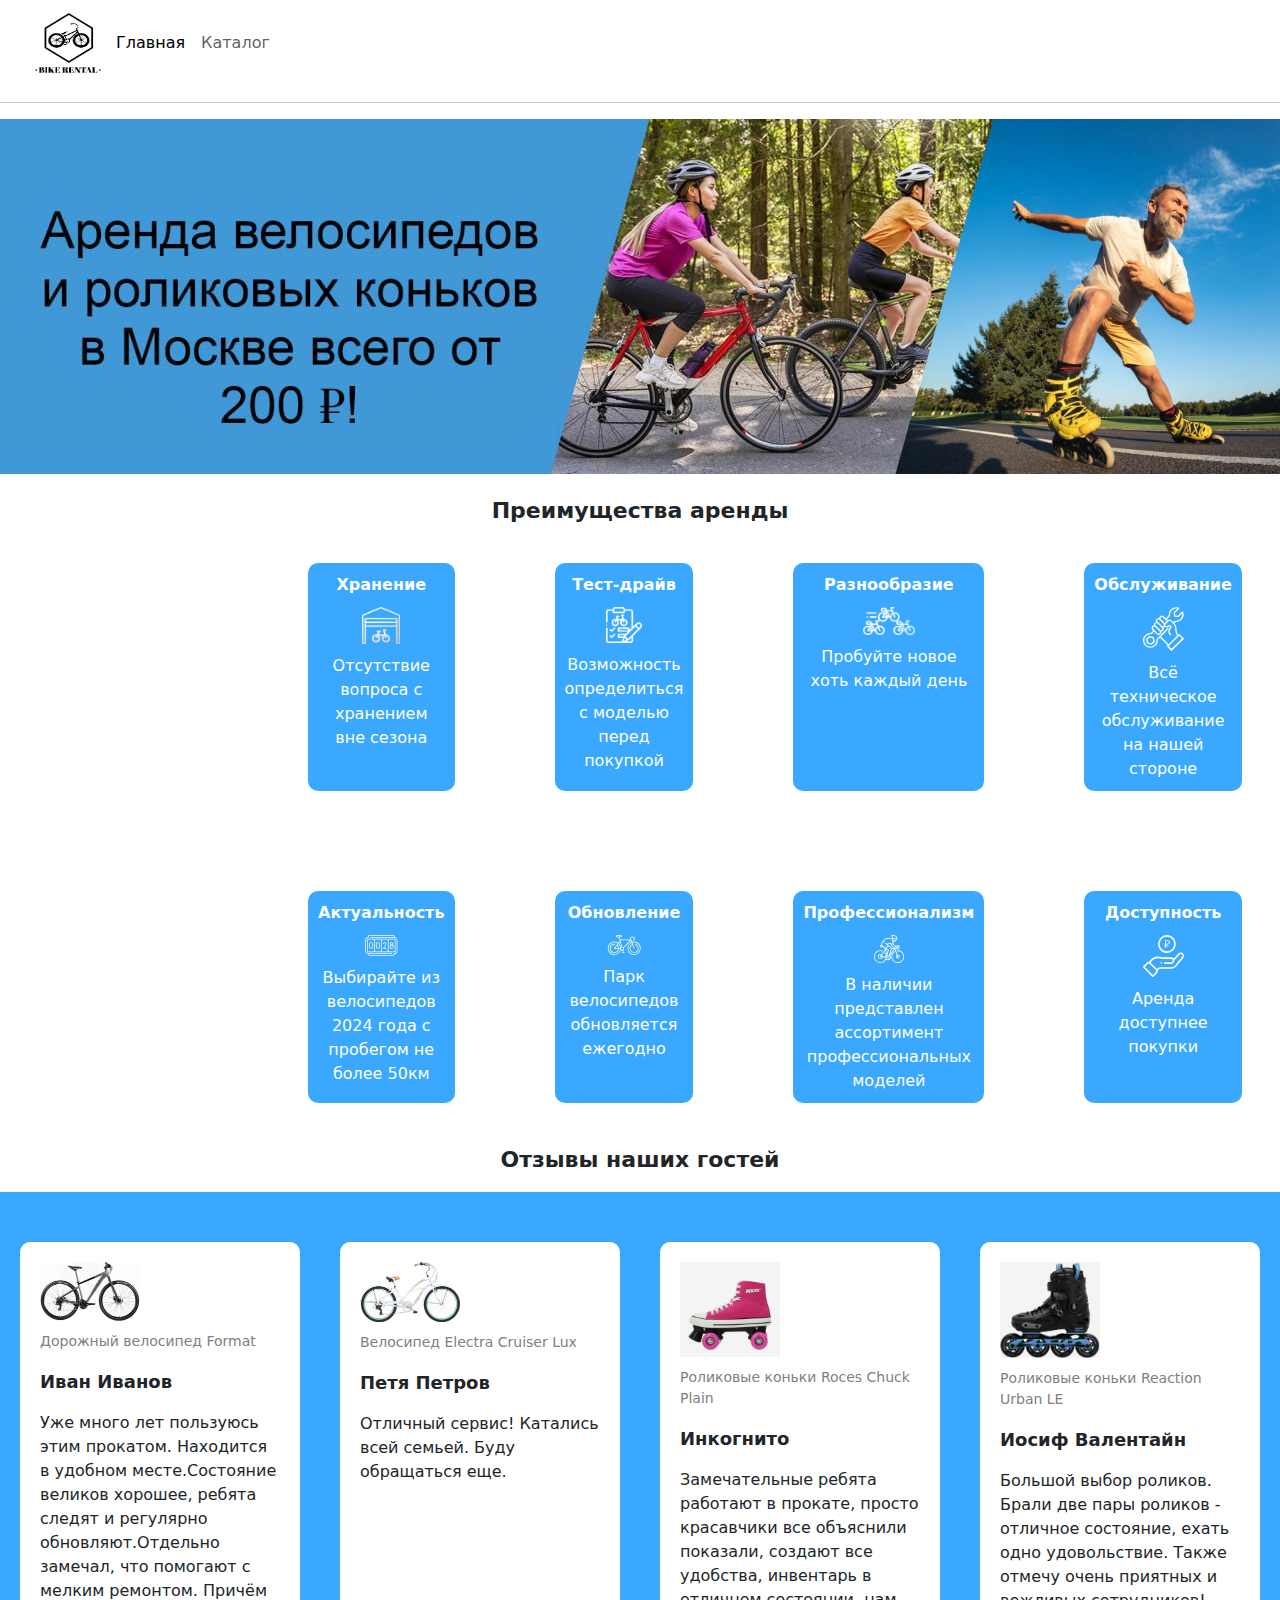
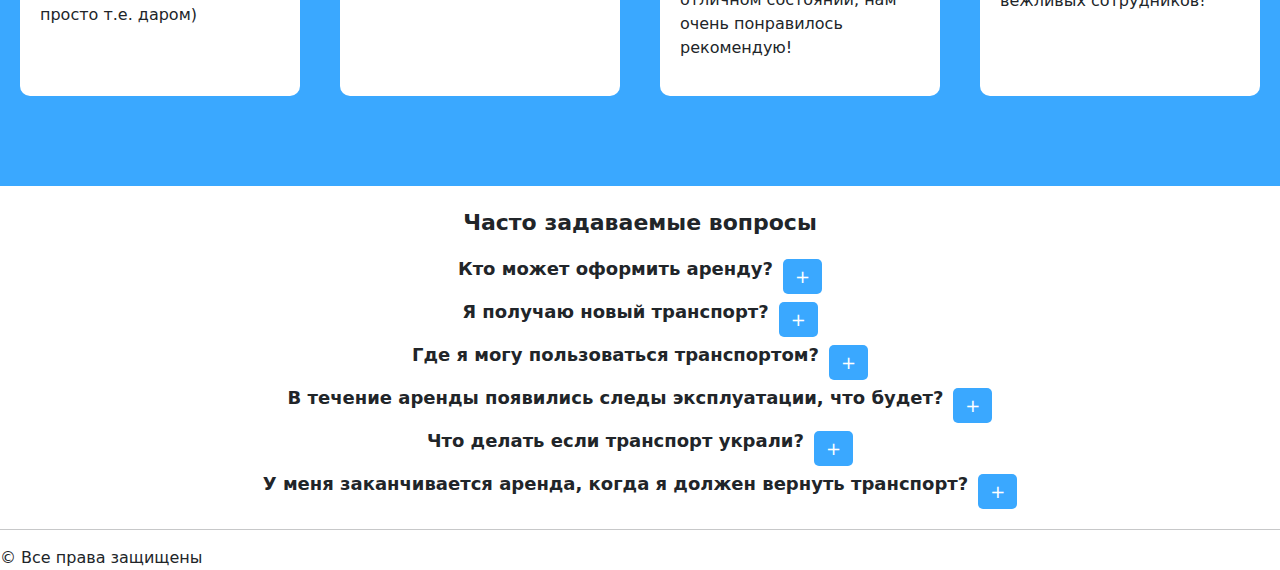
<file: main/index.html>
<!DOCTYPE html>
 <head>
    <meta charset="UTF-8">
    <meta name="viewport" content="width=device-width, initial-scale=1.0">
    <title>Прокат роликов и велосипедов</title>
   <script>
  document.addEventListener("DOMContentLoaded", function() {
    // Получаем все кнопки и ответы
    const toggleBtns = document.querySelectorAll('.toggle-btn');
    const answers = document.querySelectorAll('.answer');

    // Добавляем обработчик события для каждой кнопки
    toggleBtns.forEach((btn, index) => {
      btn.addEventListener('click', () => {
        answers[index].classList.toggle('hidden'); // Переключаем класс для ответа
        btn.textContent = btn.textContent === '+' ? '-' : '+'; // Изменяем текст кнопки
      });
    });
  });
</script>
    
   
    <!-- Bootstrap CSS -->
<link href="https://cdn.jsdelivr.net/npm/bootstrap@5.3.3/dist/css/bootstrap.min.css" rel="stylesheet" integrity="sha384-QWTKZyjpPEjISv5WaRU9OFeRpok6YctnYmDr5pNlyT2bRjXh0JMhjY6hW+ALEwIH" crossorigin="anonymous">
<link rel="stylesheet" href="style.css">
</head>

<header>
      <nav class="navbar navbar-expand-lg navbar-light bg-white">
        <div class="container-fluid">
          <a class="navbar-brand" href="index.html" id="logo"></a>
            <img src="logo.png" width="80" height="70">

          <button class="navbar-toggler" type="button" data-bs-toggle="collapse" data-bs-target="#navbarNav" aria-controls="navbarNav" aria-expanded="false" aria-label="Toggle navigation">
            <span class="navbar-toggler-icon"></span>
          </button>
          <div class="collapse navbar-collapse" id="navbarNav">
            <ul class="navbar-nav">
              <li class="nav-item">
                <a class="nav-link active" aria-current="page" href="../main/index.html">Главная</a>
              </li>
              <li class="nav-item">
                <a class="nav-link" href="..\catalog/catalog.html">Каталог</a>
              </li>
            </ul>
          </div>
        </div>
      </nav>
    </header> 
<hr>
<img src="../main/banner.jpg" class="banner" alt="Описание изображения">

<div class="center-text">
    <p>Преимущества аренды</p>
</div>

<head>
    <link rel="stylesheet" href="style.css">
</head>

<body>
    <div class="container">
    <div class="grid-container">
        <div class="grid-item">
            <div class="content">
                <div class="text">Хранение</div> 
                <img src="icon1.png" alt="Фото 1">
                <div class="description">Отсутствие вопроса с хранением вне сезона</div>
            </div>
        </div>

        <div class="grid-item">
            <div class="content">
                <div class="text">Тест-драйв</div> 
                <img src="icon2.png" alt="Фото 2">
                <div class="description">Возможность определиться с моделью перед покупкой</div>
            </div>
        </div>

        <div class="grid-item">
            <div class="content">
                <div class="text">Разнообразие</div> 
                <img src="icon5.png" alt="Фото 5">
                <div class="description">Пробуйте новое хоть каждый день</div>
            </div>
        </div>

        <div class="grid-item">
            <div class="content">
                <div class="text">Обслуживание</div> 
                <img src="icon3.svg" alt="Фото 3">
                <div class="description">Всё техническое обслуживание на нашей стороне</div>
            </div>
        </div>

        <div class="grid-item">
            <div class="content">
                <div class="text">Актуальность</div> 
                <img src="icon6.svg" alt="Фото 6">
                <div class="description">Выбирайте из велосипедов 2024 года с пробегом не более 50км</div>
            </div>
        </div>

        <div class="grid-item">
            <div class="content">
                <div class="text">Обновление</div> 
                <img src="icon7.svg" alt="Фото 7">
                <div class="description">Парк велосипедов обновляется ежегодно</div>
            </div>
        </div>

        <div class="grid-item">
            <div class="content">
                <div class="text">Профессионализм</div> 
                <img src="icon8.svg" alt="Фото 8">
                <div class="description">В наличии представлен ассортимент профессиональных моделей</div>
            </div>
        </div>
        <div class="grid-item">
            <div class="content">
                <div class="text">Доступность</div> 
                <img src="icon4.svg" alt="Фото 4">
                <div class="description">Аренда доступнее покупки</div>
            </div>
        </div>
    </div>
</div>
</body>

<div class="center-text">
    <p> Отзывы наших гостей</p>
</div>

<body>
    <div class="container2">
        <div class="reviews">
            <div class="review-box">
                <img src="item1.jpg">
                <div class="client-info">
                    <p class="client-id">Дорожный велосипед Format</p>
                    <p class="client-name">Иван Иванов</p>
                </div>
                <p class="review">Уже много лет пользуюсь этим прокатом. Находится в удобном  месте.Состояние великов хорошее, ребята следят и регулярно обновляют.Отдельно замечал, что помогают с мелким ремонтом. Причём просто т.е. даром)</p>
            </div>
            <div class="review-box">
                <img src="item4.jpg" alt="Фото клиента">
                <div class="client-info">
                    <p class="client-id">Велосипед Electra Cruiser Lux </p>
                    <p class="client-name">Петя Петров</p>
                </div>
                <p class="review">Отличный сервис! Катались всей семьей. Буду обращаться еще.</p>
            </div>
            <div class="review-box">
                <img src="item3.jpg" alt="Фото клиента">
                <div class="client-info">
                    <p class="client-id">Роликовые коньки Roces Chuck Plain</p>
                    <p class="client-name">Инкогнито</p>
                </div>
                <p class="review">Замечательные ребята работают в прокате, просто красавчики все объяснили показали, создают все удобства, инвентарь в отличном состоянии, нам очень понравилось рекомендую!</p>
            </div>
            <div class="review-box">
                <img src="item2.jpg" alt="Фото клиента">
                <div class="client-info">
                    <p class="client-id">Роликовые коньки Reaction Urban LE</p>
                    <p class="client-name">Иосиф Валентайн</p>
                </div>
                <p class="review">Большой выбор роликов. Брали две пары роликов - отличное состояние, ехать одно удовольствие. Также отмечу очень приятных и вежливых сотрудников!</p>
            </div>
        </div>
    </div>

<div class="center-text">
    <p>Часто задаваемые вопросы</p>
</div>
<div class="faq">
  <div class="question">
    <p>Кто может оформить аренду?</p>
    <button class="toggle-btn">+</button>
    <div class="answer hidden">Аренду на транспорт могут оформить лица старше 18 лет, имеющие гражданство РФ с действующей пропиской и банковскую карту Visa, MasterCard или МИР.</div>
  </div>
  <div class="question">
    <p>Я получаю новый транспорт?</p>
    <button class="toggle-btn">+</button>
    <div class="answer hidden">Оформив аренду, вы получите новый транспорт или транспорт, состояние которого максимально близко к новому.</div>
  </div>
    <div class="question">
    <p>Где я могу пользоваться транспортом?</p>
    <button class="toggle-btn">+</button>
    <div class="answer hidden">Вы в праве пользоваться арендованным велосипедом или самокатом на территории Москвы и Московской области.</div>
  </div>
    <div class="question">
    <p>В течение аренды появились следы эксплуатации, что будет?</p>
    <button class="toggle-btn">+</button>
    <div class="answer hidden">При эксплуатации велосипеда может возникать нормальный износ, не стоит волноваться на этот счёт. В случае появления на транспорте или аксессуарах повреждений, отличных от нормального износа, необходимо в кратчайшие сроки известить нас по телефону и следовать дальнейшим инструкциям.</div>
  </div>
    <div class="question">
    <p>Что делать если транспорт украли?</p>
    <button class="toggle-btn">+</button>
    <div class="answer hidden">Мы настоятельно просим относиться к транспорту, как к вашему собственному, и принимать все необходимые меры безопасности. В случае кражи мы взимаем с вас его стоимость, указанную в акте передачи, с учётом естественного износа, и накладываем штраф в размере 5 000 рублей.</div>
  </div>
    <div class="question">
    <p>У меня заканчивается аренда, когда я должен вернуть транспорт?</p>
    <button class="toggle-btn">+</button>
    <div class="answer hidden">По истечении аренды вы должны вернуть транспорт в магазин. Если Вы не возвращаете транспорт и/или аксессуары в срок, вам будет начисляться арендная плата согласно тарифу.</div>
  </div>
  
</div>
    
<hr>
<footer>
        &copy; Все права защищены 
    </footer>
</file>
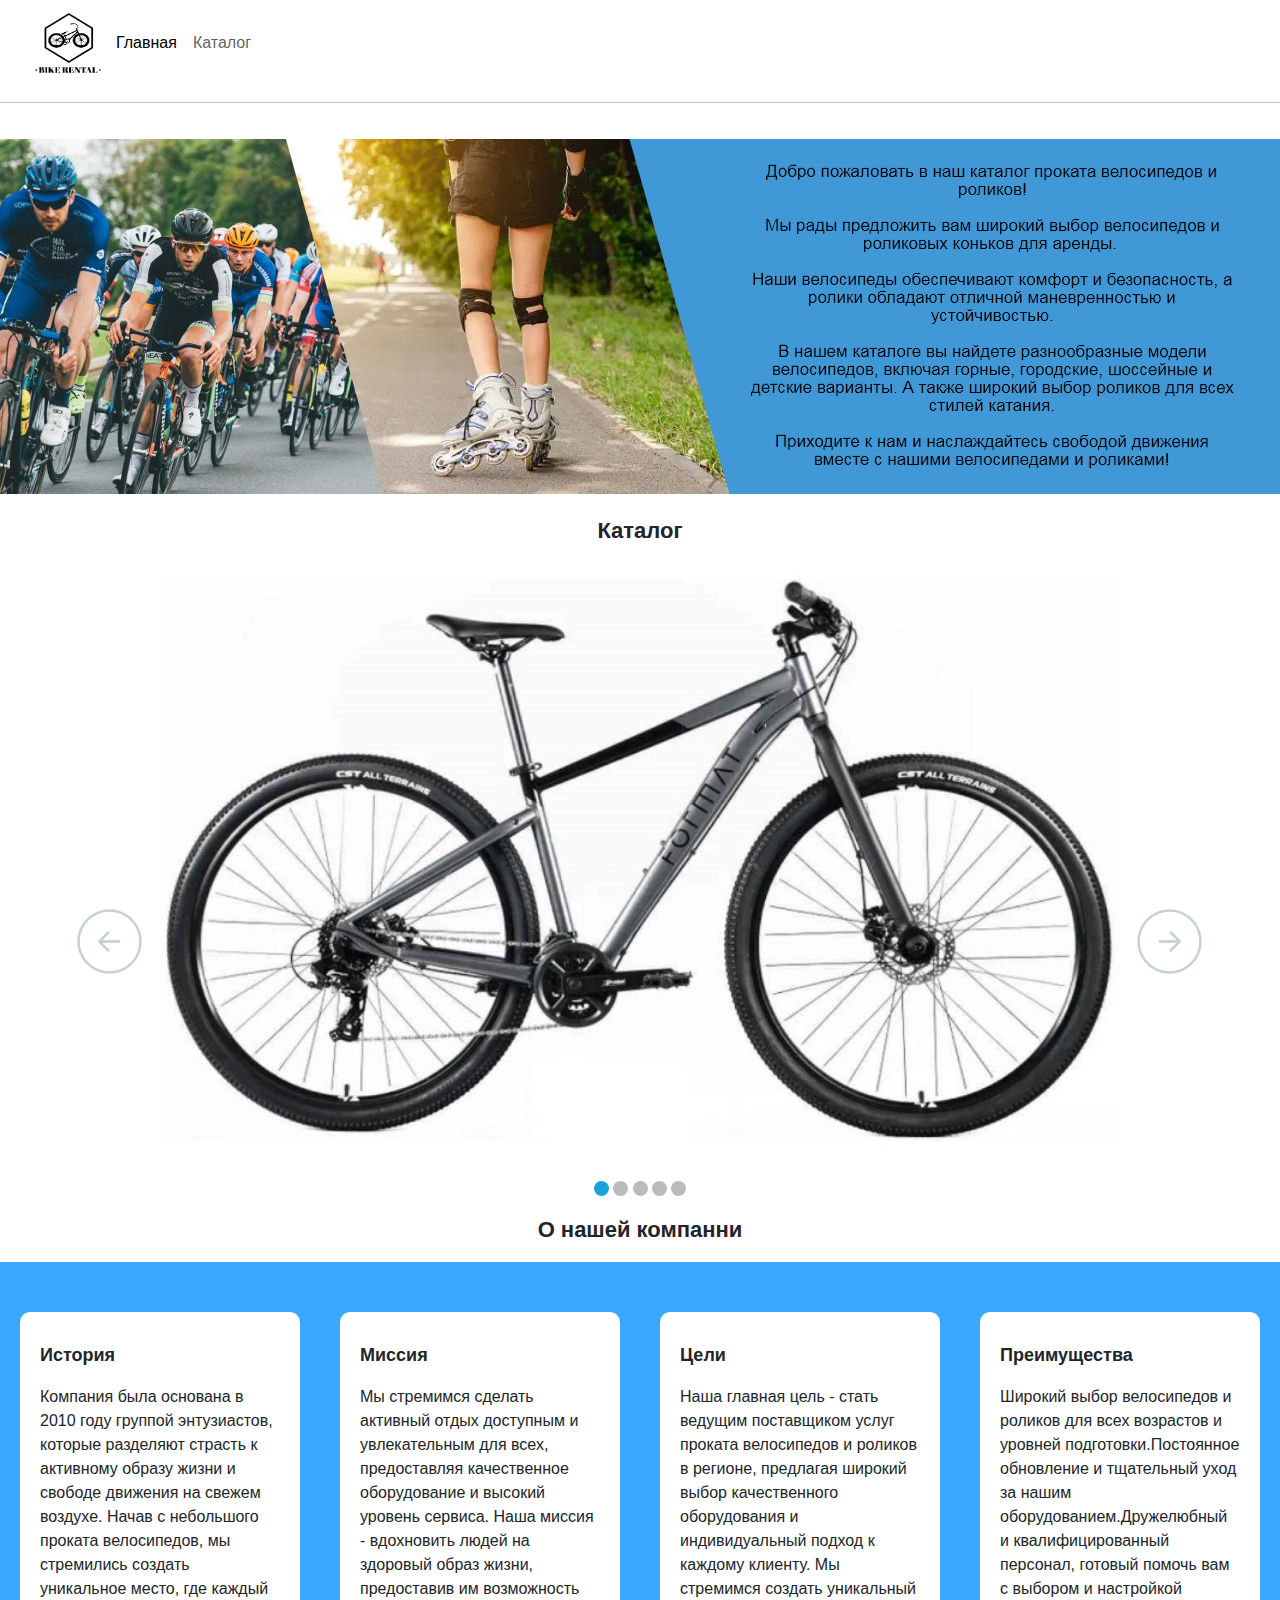
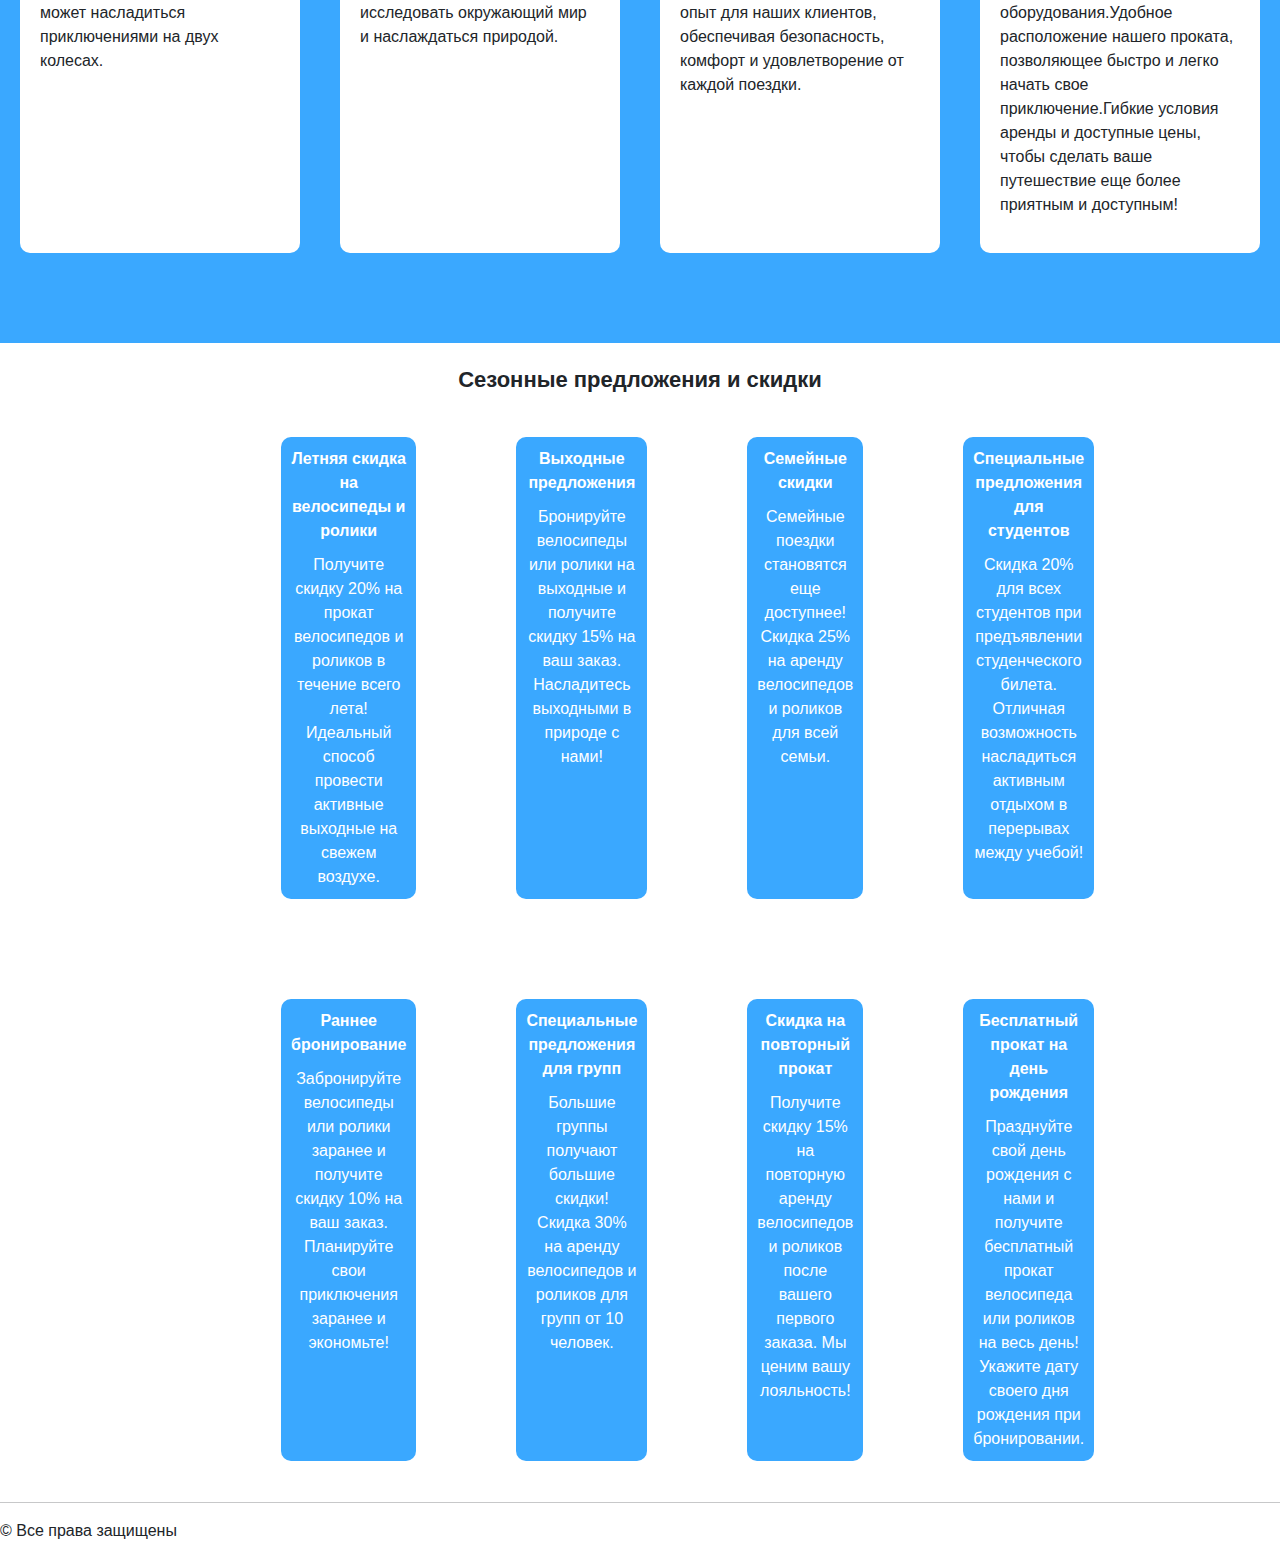
<file: catalog/catalog.html>
<!DOCTYPE html>
<link href="https://cdn.jsdelivr.net/npm/bootstrap@5.3.3/dist/css/bootstrap.min.css" rel="stylesheet" integrity="sha384-QWTKZyjpPEjISv5WaRU9OFeRpok6YctnYmDr5pNlyT2bRjXh0JMhjY6hW+ALEwIH" crossorigin="anonymous">
<link rel="stylesheet" href="style.css">

<header>
      <nav class="navbar navbar-expand-lg navbar-light bg-white">
        <div class="container-fluid">
          <a class="navbar-brand" href="index.html" id="logo"></a>
            <img src="logo.png" width="80" height="70">

          <button class="navbar-toggler" type="button" data-bs-toggle="collapse" data-bs-target="#navbarNav" aria-controls="navbarNav" aria-expanded="false" aria-label="Toggle navigation">
            <span class="navbar-toggler-icon"></span>
          </button>
          <div class="collapse navbar-collapse" id="navbarNav">
            <ul class="navbar-nav">
              <li class="nav-item">
                <a class="nav-link active" aria-current="page" href="../main/index.html">Главная</a>
              </li>
              <li class="nav-item">
                <a class="nav-link" href="../catalog/catalog.html">Каталог</a>
              </li>
            </ul>
          </div>
        </div>
      </nav>
    </header> 
<hr>

    <title>Каталог</title>

<body>
    <img src="banner.jpg" class="banner">
    <div class="center-text">
    <p> Каталог</p>
</div>
	<div class="all">
		<input checked type="radio" name="respond" id="desktop">
			<article id="slider">
					<input checked type="radio" name="slider" id="switch1">
					<input type="radio" name="slider" id="switch2">
					<input type="radio" name="slider" id="switch3">
					<input type="radio" name="slider" id="switch4">
					<input type="radio" name="slider" id="switch5">
				<div id="slides">
					<div id="overflow">
						<div class="image">
                          <article><a href="../item1/item.html"><img src="item1.jpg"></a></article>
                          <article><a href="../item2/item2.html"><img src="item2.jpg"></a></article>
                          <article><a href="../item3/item3.html"><img src="item3.jpg"></a></article>
                          <article><a href="../item4/item4.html"><img src="item4.jpg"></a></article>
                          <article><a href="../item5/item5.html"><img src="item5.jpg"></a></article>
                        </div>
					</div>
				</div>
				<div id="controls">
					<label for="switch1"></label>
					<label for="switch2"></label>
					<label for="switch3"></label>
					<label for="switch4"></label>
					<label for="switch5"></label>
				</div>
				<div id="active">
					<label for="switch1"></label>
					<label for="switch2"></label>
					<label for="switch3"></label>
					<label for="switch4"></label>
					<label for="switch5"></label>
				</div>
			</article>
	</div>
</body>

<div class="center-text">
    <p> О нашей компанни</p>
</div>

<body>
    <div class="container2">
        <div class="reviews">
            <div class="review-box">
                
                <div class="client-info">
                    
                    <p class="client-name">История</p>
                </div>
                <p class="review">Компания была основана в 2010 году группой энтузиастов, которые разделяют страсть к активному образу жизни и свободе движения на свежем воздухе. Начав с небольшого проката велосипедов, мы стремились создать уникальное место, где каждый может насладиться приключениями на двух колесах.</p>
            </div>
            <div class="review-box">
                
                <div class="client-info">
                    
                    <p class="client-name">Миссия</p>
                </div>
                <p class="review">Мы стремимся сделать активный отдых доступным и увлекательным для всех, предоставляя качественное оборудование и высокий уровень сервиса. Наша миссия - вдохновить людей на здоровый образ жизни, предоставив им возможность исследовать окружающий мир и наслаждаться природой.</p>
            </div>
            <div class="review-box">
                
                <div class="client-info">
                    
                    <p class="client-name">Цели</p>
                </div>
                <p class="review">Наша главная цель - стать ведущим поставщиком услуг проката велосипедов и роликов в регионе, предлагая широкий выбор качественного оборудования и индивидуальный подход к каждому клиенту. Мы стремимся создать уникальный опыт для наших клиентов, обеспечивая безопасность, комфорт и удовлетворение от каждой поездки.</p>
            </div>
            <div class="review-box">
                
                <div class="client-info">
                    
                    <p class="client-name">Преимущества</p>
                </div>
                <p class="review">Широкий выбор велосипедов и роликов для всех возрастов и уровней подготовки.Постоянное обновление и тщательный уход за нашим оборудованием.Дружелюбный и квалифицированный персонал, готовый помочь вам с выбором и настройкой оборудования.Удобное расположение нашего проката, позволяющее быстро и легко начать свое приключение.Гибкие условия аренды и доступные цены, чтобы сделать ваше путешествие еще более приятным и доступным!</p>
            </div>
        </div>
    </div>  
    
<div class="center-text">
    <p>Сезонные предложения и скидки</p>
</div>
<body>
    <div class="container">
    <div class="grid-container">
        <div class="grid-item">
            <div class="content">
                <div class="text">Летняя скидка на велосипеды и ролики</div> 
                
                <div class="description">Получите скидку 20% на прокат велосипедов и роликов в течение всего лета! Идеальный способ провести активные выходные на свежем воздухе.</div>
            </div>
        </div>

        <div class="grid-item">
            <div class="content">
                <div class="text">Выходные предложения</div> 
                
                <div class="description">Бронируйте велосипеды или ролики на выходные и получите скидку 15% на ваш заказ. Насладитесь выходными в природе с нами!</div>
            </div>
        </div>

        <div class="grid-item">
            <div class="content">
                <div class="text">Семейные скидки</div> 
                
                <div class="description">Семейные поездки становятся еще доступнее! Скидка 25% на аренду велосипедов и роликов для всей семьи.</div>
            </div>
        </div>

        <div class="grid-item">
            <div class="content">
                <div class="text">Специальные предложения для студентов</div> 
                
                <div class="description">Скидка 20% для всех студентов при предъявлении студенческого билета. Отличная возможность насладиться активным отдыхом в перерывах между учебой!</div>
            </div>
        </div>

        <div class="grid-item">
            <div class="content">
                <div class="text">Раннее бронирование</div> 
                
                <div class="description">Забронируйте велосипеды или ролики заранее и получите скидку 10% на ваш заказ. Планируйте свои приключения заранее и экономьте!</div>
            </div>
        </div>

        <div class="grid-item">
            <div class="content">
                <div class="text">Специальные предложения для групп</div> 
                
                <div class="description">Большие группы получают большие скидки! Скидка 30% на аренду велосипедов и роликов для групп от 10 человек.</div>
            </div>
        </div>

        <div class="grid-item">
            <div class="content">
                <div class="text">Скидка на повторный прокат</div> 
                
                <div class="description">Получите скидку 15% на повторную аренду велосипедов и роликов после вашего первого заказа. Мы ценим вашу лояльность!</div>
            </div>
        </div>
        <div class="grid-item">
            <div class="content">
                <div class="text">Бесплатный прокат на день рождения</div> 
                
                <div class="description">Празднуйте свой день рождения с нами и получите бесплатный прокат велосипеда или роликов на весь день! Укажите дату своего дня рождения при бронировании.</div>
            </div>
        </div>
    </div>
</div>
</body>
<hr>
<footer>
    &copy; Все права защищены
</footer>
</file>
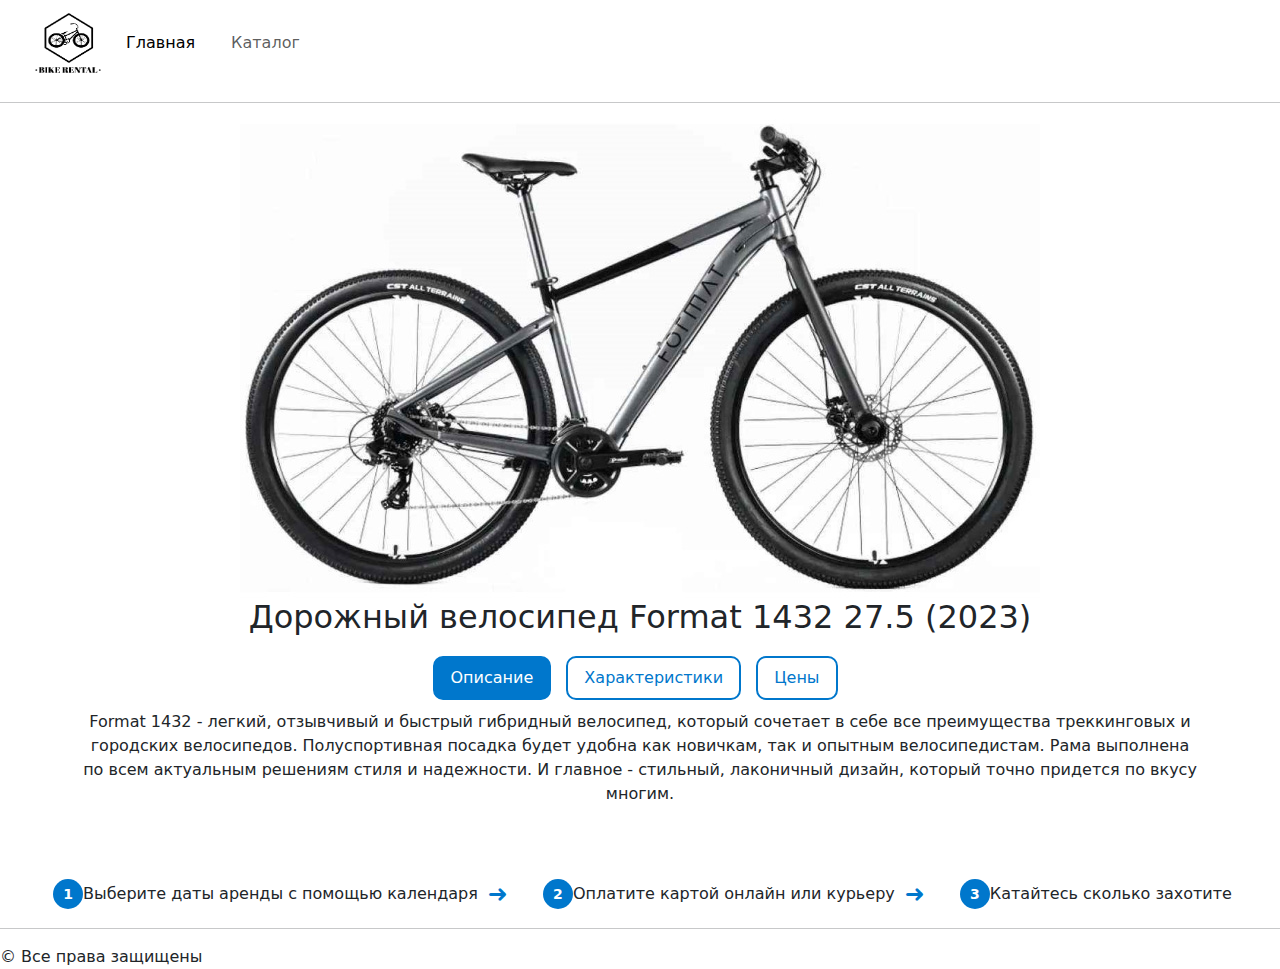
<file: item1/item.html>
<!DOCTYPE html>
<html lang="en">
<head>
<meta charset="UTF-8">
<meta name="viewport" content="width=device-width, initial-scale=1.0">
<title>Товар1</title>
<link rel="stylesheet" href="style.css">
<link href="https://cdn.jsdelivr.net/npm/bootstrap@5.3.3/dist/css/bootstrap.min.css" rel="stylesheet" integrity="sha384-QWTKZyjpPEjISv5WaRU9OFeRpok6YctnYmDr5pNlyT2bRjXh0JMhjY6hW+ALEwIH" crossorigin="anonymous">
</head>
<body>
<header>
      <nav class="navbar navbar-expand-lg navbar-light bg-white">
        <div class="container-fluid">
          <a class="navbar-brand" href="index.html" id="logo"></a>
            <img src="logo.png" width="80" height="70">

          <button class="navbar-toggler" type="button" data-bs-toggle="collapse" data-bs-target="#navbarNav" aria-controls="navbarNav" aria-expanded="false" aria-label="Toggle navigation">
            <span class="navbar-toggler-icon"></span>
          </button>
          <div class="collapse navbar-collapse" id="navbarNav">
            <ul class="navbar-nav">
              <li class="nav-item">
                <a class="nav-link active" aria-current="page" href="../main/index.html">Главная</a>
              </li>
              <li class="nav-item">
                <a class="nav-link" href="../catalog/catalog.html">Каталог</a>
              </li>
            </ul>
          </div>
        </div>
      </nav>
    
    </header> 
<hr>

    
    
<div class="container">
    
    <div class="product-image">
        <img src="item1.jpg" alt="Product Image">
        <h2 class="product-title">Дорожный велосипед Format 1432 27.5 (2023)</h2>
  </div>
  <div class="buttons">
    <button id="description-btn" class="active">Описание</button>
    <button id="characteristics-btn">Характеристики</button>
    <button id="reviews-btn">Цены</button> 
  </div>
  <div class="content">
    <div id="description" class="tab-content active">
      <p>Format 1432 - легкий, отзывчивый и быстрый гибридный велосипед, который сочетает в себе все преимущества треккинговых и городских велосипедов. Полуспортивная посадка будет удобна как новичкам, так и опытным велосипедистам. Рама выполнена по всем актуальным решениям стиля и надежности. И главное - стильный, лаконичный дизайн, который точно придется по вкусу многим.</p>
    </div>
    <div id="characteristics" class="tab-content">
      <p><li>Рама из алюминиевого сплава 6061, гидроформинг и двойной баттинг труб. </li>
        <li>Также срытая проводка тросов переключения скоростей, прямой рулевой стакан с полуинтегрированной рулевой колонкой, крепление калипера внутри перьев по стандарту Post Mount</li>
        <li>Жесткая вилка из алюминиевого сплава 6061</li>
        <li>Прочные 27,5" колеса на компонентах Format, двойные обода и втулки с промышленными подшипниками</li>
        <li>Универсальный рисунок резины CST All Terrains</li>
        <li>Трансмиссия на 16 скоростей с комбинацией комплектующих LTWOO и Shimano</li>
        <li>Дисковые механические тормоза Shimano TX805 на роторах 160 мм.</li>
        <li>Каретка и рулевая колонка на промышленных подшипниках</li>
        <li>Фирменные компоненты Format - втулки, обода, руль, грипсы, вынос и подседельный штырь</li></p>
    </div>
    <div id="reviews" class="tab-content">
      <p><li> Час - 250 рублей.</li>

<li>Весь день (с открытия до закрытия) - 1000 руб.</li>

<li>Одни сутки (24 часа) – 1200 рублей, далее + 600 рублей каждые сутки;</li></p>
    </div>
  </div>
</div>
<!-- стрелки -->
  <div class="navigation">
    <div class="nav-item">
      <div class="circle">1</div>
      <div class="text">Выберите даты аренды с помощью календаря</div>
      <div class="arrow">&#10140;</div>
    </div>
    <div class="nav-item">
      <div class="circle">2</div>
      <div class="text">Оплатите картой онлайн или курьеру</div>
      <div class="arrow">&#10140;</div>
    </div>
    <div class="nav-item">
      <div class="circle">3</div>
      <div class="text">Катайтесь сколько захотите</div>
    </div>
  </div>


<script>
document.addEventListener('DOMContentLoaded', function() {
  const descriptionBtn = document.getElementById('description-btn');
  const characteristicsBtn = document.getElementById('characteristics-btn');
  const reviewsBtn = document.getElementById('reviews-btn'); // Новая кнопка
  const descriptionTab = document.getElementById('description');
  const characteristicsTab = document.getElementById('characteristics');
  const reviewsTab = document.getElementById('reviews'); // Новый блок для отзывов

  descriptionBtn.addEventListener('click', function() {
    if (!descriptionBtn.classList.contains('active')) {
      descriptionBtn.classList.add('active');
      characteristicsBtn.classList.remove('active');
      reviewsBtn.classList.remove('active'); // Убираем активный класс с других кнопок
      descriptionTab.classList.add('active');
      characteristicsTab.classList.remove('active');
      reviewsTab.classList.remove('active'); // Скрываем другие блоки
    }
  });

  characteristicsBtn.addEventListener('click', function() {
    if (!characteristicsBtn.classList.contains('active')) {
      characteristicsBtn.classList.add('active');
      descriptionBtn.classList.remove('active');
      reviewsBtn.classList.remove('active'); // Убираем активный класс с других кнопок
      characteristicsTab.classList.add('active');
      descriptionTab.classList.remove('active');
      reviewsTab.classList.remove('active'); // Скрываем другие блоки
    }
  });

  reviewsBtn.addEventListener('click', function() {
    if (!reviewsBtn.classList.contains('active')) {
      reviewsBtn.classList.add('active');
      descriptionBtn.classList.remove('active');
      characteristicsBtn.classList.remove('active'); // Убираем активный класс с других кнопок
      reviewsTab.classList.add('active');
      descriptionTab.classList.remove('active');
      characteristicsTab.classList.remove('active'); // Скрываем другие блоки
    }
  });
});
</script>
    

    
<hr>
    <footer>
        &copy; Все права защищены
    </footer>
</body>
</html>
</file>
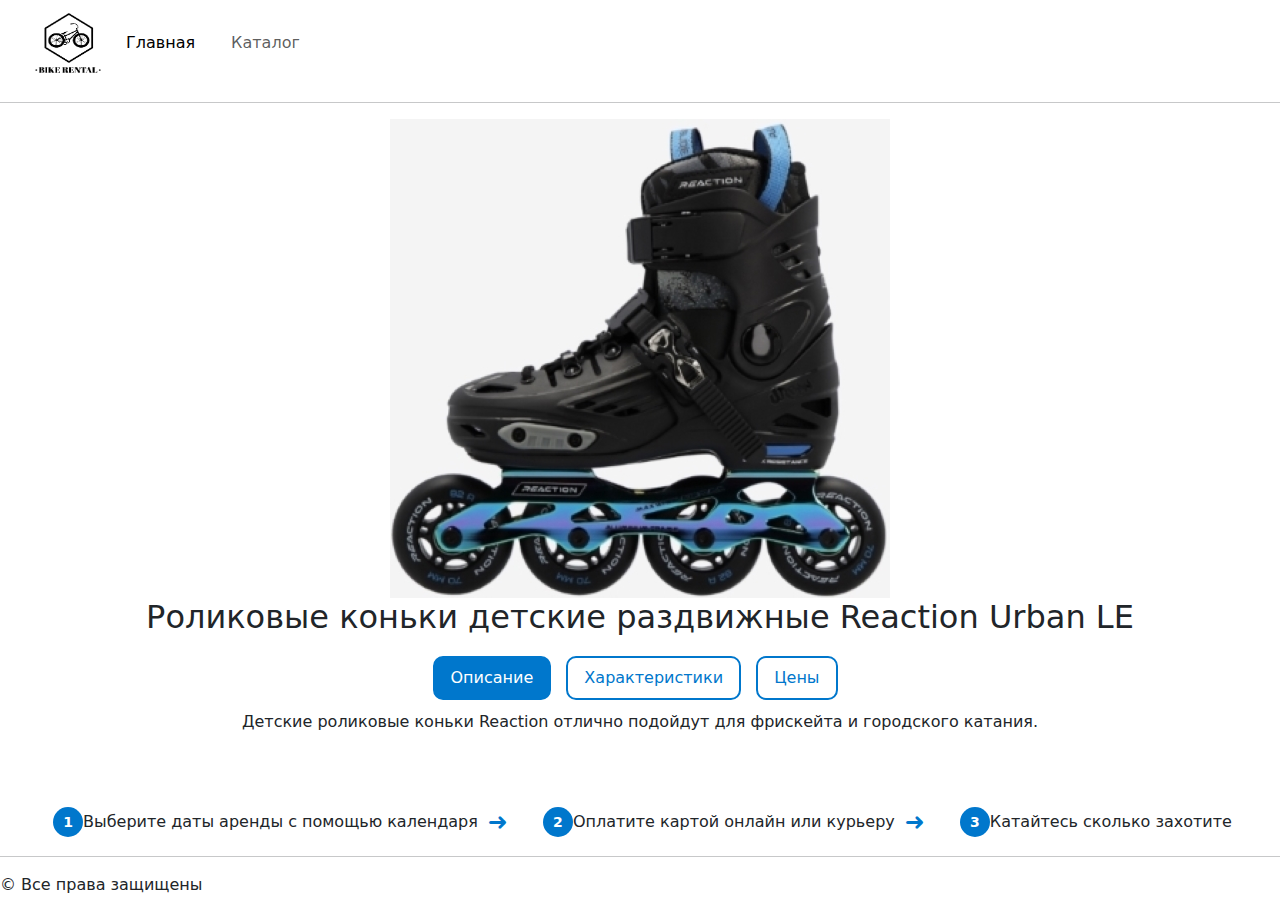
<file: item2/item2.html>
<!DOCTYPE html>
<html lang="en">
<head>
<meta charset="UTF-8">
<meta name="viewport" content="width=device-width, initial-scale=1.0">
<title>Товар2</title>
<link rel="stylesheet" href="style.css">
<link href="https://cdn.jsdelivr.net/npm/bootstrap@5.3.3/dist/css/bootstrap.min.css" rel="stylesheet" integrity="sha384-QWTKZyjpPEjISv5WaRU9OFeRpok6YctnYmDr5pNlyT2bRjXh0JMhjY6hW+ALEwIH" crossorigin="anonymous">
</head>
<body>
<header>
      <nav class="navbar navbar-expand-lg navbar-light bg-white">
        <div class="container-fluid">
          <a class="navbar-brand" href="index.html" id="logo"></a>
            <img src="logo.png" width="80" height="70">

          <button class="navbar-toggler" type="button" data-bs-toggle="collapse" data-bs-target="#navbarNav" aria-controls="navbarNav" aria-expanded="false" aria-label="Toggle navigation">
            <span class="navbar-toggler-icon"></span>
          </button>
          <div class="collapse navbar-collapse" id="navbarNav">
            <ul class="navbar-nav">
              <li class="nav-item">
                <a class="nav-link active" aria-current="page" href="../main/index.html">Главная</a>
              </li>
              <li class="nav-item">
                <a class="nav-link" href="../catalog/catalog.html">Каталог</a>
              </li>
            </ul>
          </div>
        </div>
      </nav>
    
    </header> 
<hr>

    
    
<div class="container">
    
    <div class="product-image">
        <img src="item2.jpg" alt="Product Image">
        <h2 class="product-title">Роликовые коньки детские раздвижные Reaction Urban LE</h2>
  </div>
  <div class="buttons">
    <button id="description-btn" class="active">Описание</button>
    <button id="characteristics-btn">Характеристики</button>
    <button id="reviews-btn">Цены</button> 
  </div>
  <div class="content">
    <div id="description" class="tab-content active">
      <p>Детские роликовые коньки Reaction отлично подойдут для фрискейта и городского катания.</p>
    </div>
    <div id="characteristics" class="tab-content">
      <p>
        <li>Жесткий ботинок гарантирует надежную защиту от ударов и боковую поддержку. </li>
        <li>Раздвижная конструкция ботинка Smartsize 4 позволяет ребенку носить ролики несколько лет.</li>
        <li>Укороченная прочная рама из экструдированного алюминия Anodized frame обеспечивает маневренность.</li>
        <li>Амортизатор в пяточной части SHOCK RESISTANCE гасит вибрации.</li>
        <li>Система фиксации Micrometric Buckle делает катание безопаснее.</li>
        <li>Мягкий анатомический ботинок обеспечивает повышенный комфорт.</li>
        <li>Удобные ремешки на ботинке и язычке PULL&SLIDE помогут легко надеть ботинок.</li>
        <li>Предусмотрен защитный боковой слайдер.</li></p>
    </div>
    <div id="reviews" class="tab-content">
      <p>
        <li> Час - 100 рублей.</li>
        <li>Весь день (с открытия до закрытия) - 500 руб.</li>
        <li>Одни сутки (24 часа) – 800 рублей, далее + 300 рублей каждые сутки</li>
        <li>Размеры: 37-45 </li>
        </p>
    </div>
  </div>
</div>
<!-- стрелки -->
  <div class="navigation">
    <div class="nav-item">
      <div class="circle">1</div>
      <div class="text">Выберите даты аренды с помощью календаря</div>
      <div class="arrow">&#10140;</div>
    </div>
    <div class="nav-item">
      <div class="circle">2</div>
      <div class="text">Оплатите картой онлайн или курьеру</div>
      <div class="arrow">&#10140;</div>
    </div>
    <div class="nav-item">
      <div class="circle">3</div>
      <div class="text">Катайтесь сколько захотите</div>
    </div>
  </div>


<script>
document.addEventListener('DOMContentLoaded', function() {
  const descriptionBtn = document.getElementById('description-btn');
  const characteristicsBtn = document.getElementById('characteristics-btn');
  const reviewsBtn = document.getElementById('reviews-btn'); // Новая кнопка
  const descriptionTab = document.getElementById('description');
  const characteristicsTab = document.getElementById('characteristics');
  const reviewsTab = document.getElementById('reviews'); // Новый блок для отзывов

  descriptionBtn.addEventListener('click', function() {
    if (!descriptionBtn.classList.contains('active')) {
      descriptionBtn.classList.add('active');
      characteristicsBtn.classList.remove('active');
      reviewsBtn.classList.remove('active'); // Убираем активный класс с других кнопок
      descriptionTab.classList.add('active');
      characteristicsTab.classList.remove('active');
      reviewsTab.classList.remove('active'); // Скрываем другие блоки
    }
  });

  characteristicsBtn.addEventListener('click', function() {
    if (!characteristicsBtn.classList.contains('active')) {
      characteristicsBtn.classList.add('active');
      descriptionBtn.classList.remove('active');
      reviewsBtn.classList.remove('active'); // Убираем активный класс с других кнопок
      characteristicsTab.classList.add('active');
      descriptionTab.classList.remove('active');
      reviewsTab.classList.remove('active'); // Скрываем другие блоки
    }
  });

  reviewsBtn.addEventListener('click', function() {
    if (!reviewsBtn.classList.contains('active')) {
      reviewsBtn.classList.add('active');
      descriptionBtn.classList.remove('active');
      characteristicsBtn.classList.remove('active'); // Убираем активный класс с других кнопок
      reviewsTab.classList.add('active');
      descriptionTab.classList.remove('active');
      characteristicsTab.classList.remove('active'); // Скрываем другие блоки
    }
  });
});
</script>
    

    
<hr>
    <footer>
        &copy; Все права защищены
    </footer>
</body>
</html>
</file>
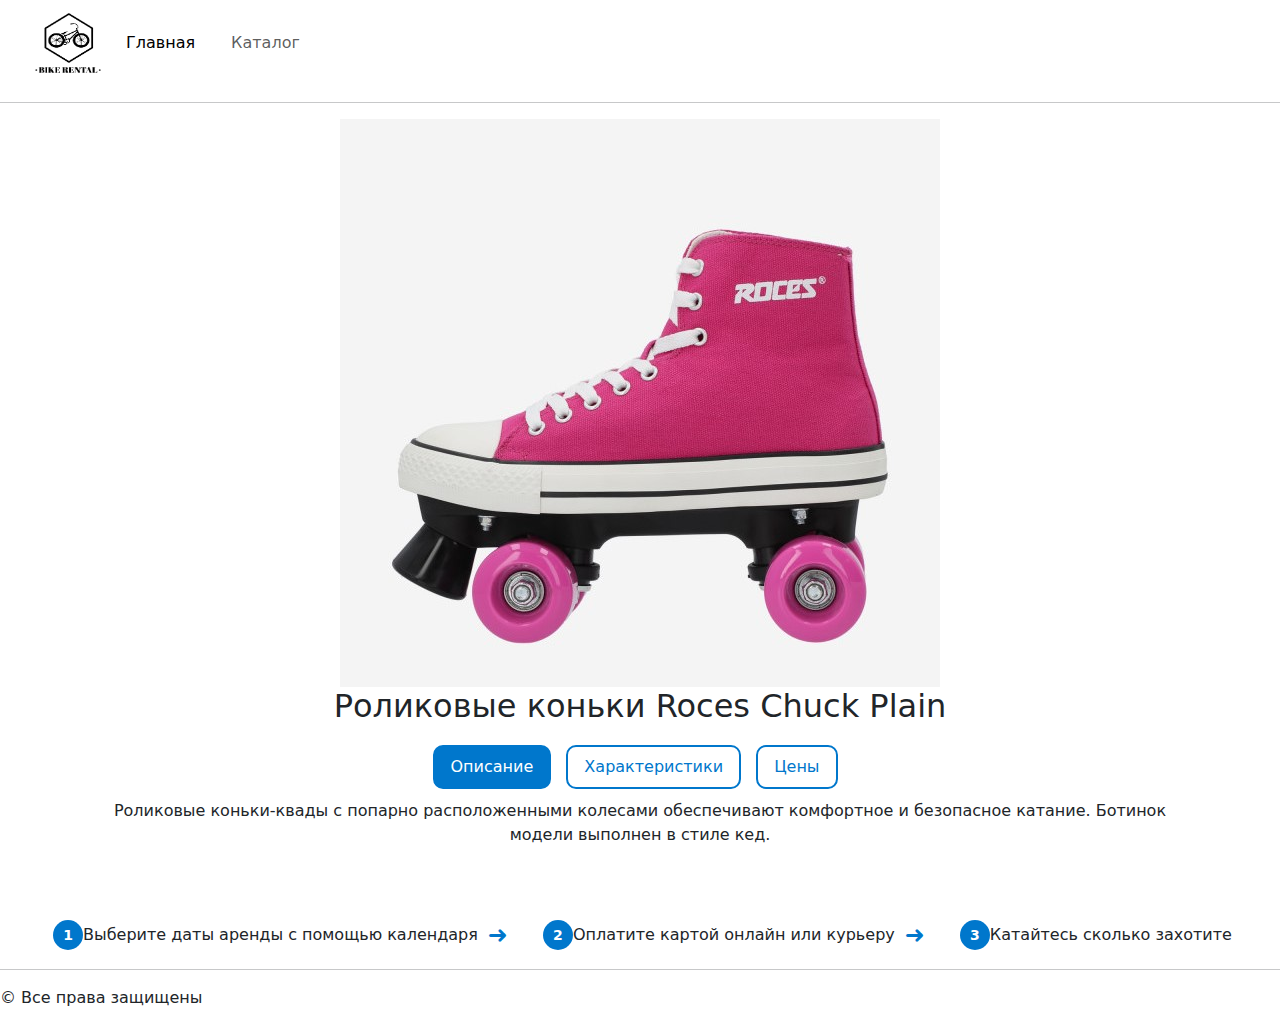
<file: item3/item3.html>
<!DOCTYPE html>
<html lang="en">
<head>
<meta charset="UTF-8">
<meta name="viewport" content="width=device-width, initial-scale=1.0">
<title>Товар3</title>
<link rel="stylesheet" href="style.css">
<link href="https://cdn.jsdelivr.net/npm/bootstrap@5.3.3/dist/css/bootstrap.min.css" rel="stylesheet" integrity="sha384-QWTKZyjpPEjISv5WaRU9OFeRpok6YctnYmDr5pNlyT2bRjXh0JMhjY6hW+ALEwIH" crossorigin="anonymous">
</head>
<body>
<header>
      <nav class="navbar navbar-expand-lg navbar-light bg-white">
        <div class="container-fluid">
          <a class="navbar-brand" href="index.html" id="logo"></a>
            <img src="logo.png" width="80" height="70">

          <button class="navbar-toggler" type="button" data-bs-toggle="collapse" data-bs-target="#navbarNav" aria-controls="navbarNav" aria-expanded="false" aria-label="Toggle navigation">
            <span class="navbar-toggler-icon"></span>
          </button>
          <div class="collapse navbar-collapse" id="navbarNav">
            <ul class="navbar-nav">
              <li class="nav-item">
                <a class="nav-link active" aria-current="page" href="../\main/index.html">Главная</a>
              </li>
              <li class="nav-item">
                <a class="nav-link" href="../catalog/catalog.html">Каталог</a>
              </li>
            </ul>
          </div>
        </div>
      </nav>
    
    </header> 
<hr>

    
    
<div class="container">
    
    <div class="product-image">
        <img src="item3.jpg" alt="Product Image">
        <h2 class="product-title">Роликовые коньки Roces Chuck Plain</h2>
  </div>
  <div class="buttons">
    <button id="description-btn" class="active">Описание</button>
    <button id="characteristics-btn">Характеристики</button>
    <button id="reviews-btn">Цены</button> 
  </div>
  <div class="content">
    <div id="description" class="tab-content active">
      <p>Роликовые коньки-квады с попарно расположенными колесами обеспечивают комфортное и безопасное катание. Ботинок модели выполнен в стиле кед.</p>
    </div>
    <div id="characteristics" class="tab-content">
      <p>
        <li>В модели предусмотрена качественная плоская шнуровка, которая гарантирует надежную фиксацию ботинка на ноге. </li>
        <li>Анатомическая стелька обеспечивает непревзойденный комфорт во время катания.</li>
        <li>Надежная рама из полипропилена повышает прочность конструкции и продлевает срок службы коньков.</li>
        <li>Благодаря переднему тормозу на роликовых коньках можно маневрировать и исполнять различные элементы.</li></p>
    </div>
    <div id="reviews" class="tab-content">
      <p>
        <li> Час - 180 рублей.</li>
        <li>Весь день (с открытия до закрытия) - 450 руб.</li>
        <li>Одни сутки (24 часа) – 750 рублей, далее + 400 рублей каждые сутки</li>
        <li>Размеры: 36-42</li>
        </p>
    </div>
  </div>
</div>
<!-- стрелки -->
  <div class="navigation">
    <div class="nav-item">
      <div class="circle">1</div>
      <div class="text">Выберите даты аренды с помощью календаря</div>
      <div class="arrow">&#10140;</div>
    </div>
    <div class="nav-item">
      <div class="circle">2</div>
      <div class="text">Оплатите картой онлайн или курьеру</div>
      <div class="arrow">&#10140;</div>
    </div>
    <div class="nav-item">
      <div class="circle">3</div>
      <div class="text">Катайтесь сколько захотите</div>
    </div>
  </div>


<script>
document.addEventListener('DOMContentLoaded', function() {
  const descriptionBtn = document.getElementById('description-btn');
  const characteristicsBtn = document.getElementById('characteristics-btn');
  const reviewsBtn = document.getElementById('reviews-btn'); // Новая кнопка
  const descriptionTab = document.getElementById('description');
  const characteristicsTab = document.getElementById('characteristics');
  const reviewsTab = document.getElementById('reviews'); // Новый блок для отзывов

  descriptionBtn.addEventListener('click', function() {
    if (!descriptionBtn.classList.contains('active')) {
      descriptionBtn.classList.add('active');
      characteristicsBtn.classList.remove('active');
      reviewsBtn.classList.remove('active'); // Убираем активный класс с других кнопок
      descriptionTab.classList.add('active');
      characteristicsTab.classList.remove('active');
      reviewsTab.classList.remove('active'); // Скрываем другие блоки
    }
  });

  characteristicsBtn.addEventListener('click', function() {
    if (!characteristicsBtn.classList.contains('active')) {
      characteristicsBtn.classList.add('active');
      descriptionBtn.classList.remove('active');
      reviewsBtn.classList.remove('active'); // Убираем активный класс с других кнопок
      characteristicsTab.classList.add('active');
      descriptionTab.classList.remove('active');
      reviewsTab.classList.remove('active'); // Скрываем другие блоки
    }
  });

  reviewsBtn.addEventListener('click', function() {
    if (!reviewsBtn.classList.contains('active')) {
      reviewsBtn.classList.add('active');
      descriptionBtn.classList.remove('active');
      characteristicsBtn.classList.remove('active'); // Убираем активный класс с других кнопок
      reviewsTab.classList.add('active');
      descriptionTab.classList.remove('active');
      characteristicsTab.classList.remove('active'); // Скрываем другие блоки
    }
  });
});
</script>
    

    
<hr>
    <footer>
        &copy; Все права защищены
    </footer>
</body>
</html>
</file>
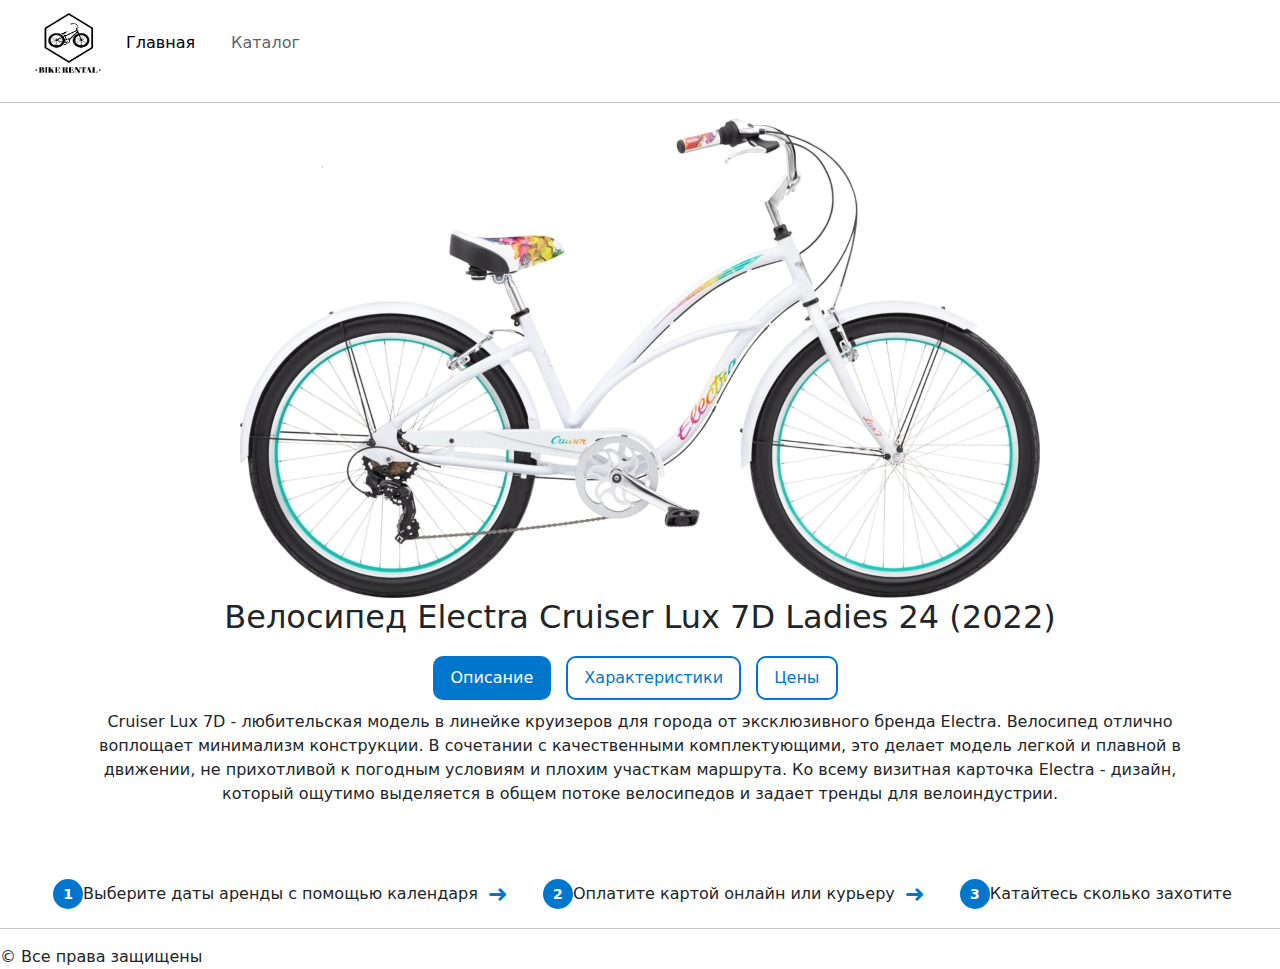
<file: item4/item4.html>
<!DOCTYPE html>
<html lang="en">
<head>
<meta charset="UTF-8">
<meta name="viewport" content="width=device-width, initial-scale=1.0">
<title>Товар4</title>
<link rel="stylesheet" href="style.css">
<link href="https://cdn.jsdelivr.net/npm/bootstrap@5.3.3/dist/css/bootstrap.min.css" rel="stylesheet" integrity="sha384-QWTKZyjpPEjISv5WaRU9OFeRpok6YctnYmDr5pNlyT2bRjXh0JMhjY6hW+ALEwIH" crossorigin="anonymous">
</head>
<body>
<header>
      <nav class="navbar navbar-expand-lg navbar-light bg-white">
        <div class="container-fluid">
          <a class="navbar-brand" href="index.html" id="logo"></a>
            <img src="logo.png" width="80" height="70">

          <button class="navbar-toggler" type="button" data-bs-toggle="collapse" data-bs-target="#navbarNav" aria-controls="navbarNav" aria-expanded="false" aria-label="Toggle navigation">
            <span class="navbar-toggler-icon"></span>
          </button>
          <div class="collapse navbar-collapse" id="navbarNav">
            <ul class="navbar-nav">
              <li class="nav-item">
                <a class="nav-link active" aria-current="page" href="../main/index.html">Главная</a>
              </li>
              <li class="nav-item">
                <a class="nav-link" href="../catalog/catalog.html">Каталог</a>
              </li>
            </ul>
          </div>
        </div>
      </nav>
    
    </header> 
<hr>

    
    
<div class="container">
    
    <div class="product-image">
        <img src="item4.jpg" alt="Product Image">
        <h2 class="product-title">Велосипед Electra Cruiser Lux 7D Ladies 24 (2022)</h2>
  </div>
  <div class="buttons">
    <button id="description-btn" class="active">Описание</button>
    <button id="characteristics-btn">Характеристики</button>
    <button id="reviews-btn">Цены</button> 
  </div>
  <div class="content">
    <div id="description" class="tab-content active">
      <p>Cruiser Lux 7D - любительская модель в линейке круизеров для города от эксклюзивного бренда Electra. Велосипед отлично воплощает минимализм конструкции. В сочетании с качественными комплектующими, это делает модель легкой и плавной в движении, не прихотливой к погодным условиям и плохим участкам маршрута. Ко всему визитная карточка Electra - дизайн, который ощутимо выделяется в общем потоке велосипедов и задает тренды для велоиндустрии.</p>
    </div>
    <div id="characteristics" class="tab-content">
    <p>
        <li>Модификация Lux - рама из алюминиевого сплава 6061-T6 </li>
        <li>Вилка из Hi-Ten стали</li>
        <li>Колеса на алюминиевых ободах, втулки на регулируемом подшипнике</li>
        <li>Резина с гладким, городским протектором</li>
        <li>7-ми скоростная трансмиссия с переключателем Shimano Tourney</li>
        <li>Легкое движение и хороший накат за счет качественных комплектующих</li>
        <li>Легкие в управлении и интуитивные ободные тормоза</li>
        <li>Защита цепи от попадания шнурков и штанин, двойная защита передней звезды</li>
        <li>Мягкое, подпружиненное седло и комфортный загиб руля</li>
        <li>Широкая зона регулировки положения руля</li>
    </p>
    </div>
    <div id="reviews" class="tab-content">
      <p><li> Час - 300 рублей.</li>

            <li>Весь день (с открытия до закрытия) - 1200 руб.</li>

<li>Одни сутки (24 часа) – 1500 рублей, далее + 900 рублей каждые сутки;</li></p>
    </div>
  </div>
</div>
<!-- стрелки -->
  <div class="navigation">
    <div class="nav-item">
      <div class="circle">1</div>
      <div class="text">Выберите даты аренды с помощью календаря</div>
      <div class="arrow">&#10140;</div>
    </div>
    <div class="nav-item">
      <div class="circle">2</div>
      <div class="text">Оплатите картой онлайн или курьеру</div>
      <div class="arrow">&#10140;</div>
    </div>
    <div class="nav-item">
      <div class="circle">3</div>
      <div class="text">Катайтесь сколько захотите</div>
    </div>
  </div>


<script>
document.addEventListener('DOMContentLoaded', function() {
  const descriptionBtn = document.getElementById('description-btn');
  const characteristicsBtn = document.getElementById('characteristics-btn');
  const reviewsBtn = document.getElementById('reviews-btn'); // Новая кнопка
  const descriptionTab = document.getElementById('description');
  const characteristicsTab = document.getElementById('characteristics');
  const reviewsTab = document.getElementById('reviews'); // Новый блок для отзывов

  descriptionBtn.addEventListener('click', function() {
    if (!descriptionBtn.classList.contains('active')) {
      descriptionBtn.classList.add('active');
      characteristicsBtn.classList.remove('active');
      reviewsBtn.classList.remove('active'); // Убираем активный класс с других кнопок
      descriptionTab.classList.add('active');
      characteristicsTab.classList.remove('active');
      reviewsTab.classList.remove('active'); // Скрываем другие блоки
    }
  });

  characteristicsBtn.addEventListener('click', function() {
    if (!characteristicsBtn.classList.contains('active')) {
      characteristicsBtn.classList.add('active');
      descriptionBtn.classList.remove('active');
      reviewsBtn.classList.remove('active'); // Убираем активный класс с других кнопок
      characteristicsTab.classList.add('active');
      descriptionTab.classList.remove('active');
      reviewsTab.classList.remove('active'); // Скрываем другие блоки
    }
  });

  reviewsBtn.addEventListener('click', function() {
    if (!reviewsBtn.classList.contains('active')) {
      reviewsBtn.classList.add('active');
      descriptionBtn.classList.remove('active');
      characteristicsBtn.classList.remove('active'); // Убираем активный класс с других кнопок
      reviewsTab.classList.add('active');
      descriptionTab.classList.remove('active');
      characteristicsTab.classList.remove('active'); // Скрываем другие блоки
    }
  });
});
</script>
    

    
<hr>
    <footer>
        &copy; Все права защищены
    </footer>
</body>
</html>
</file>
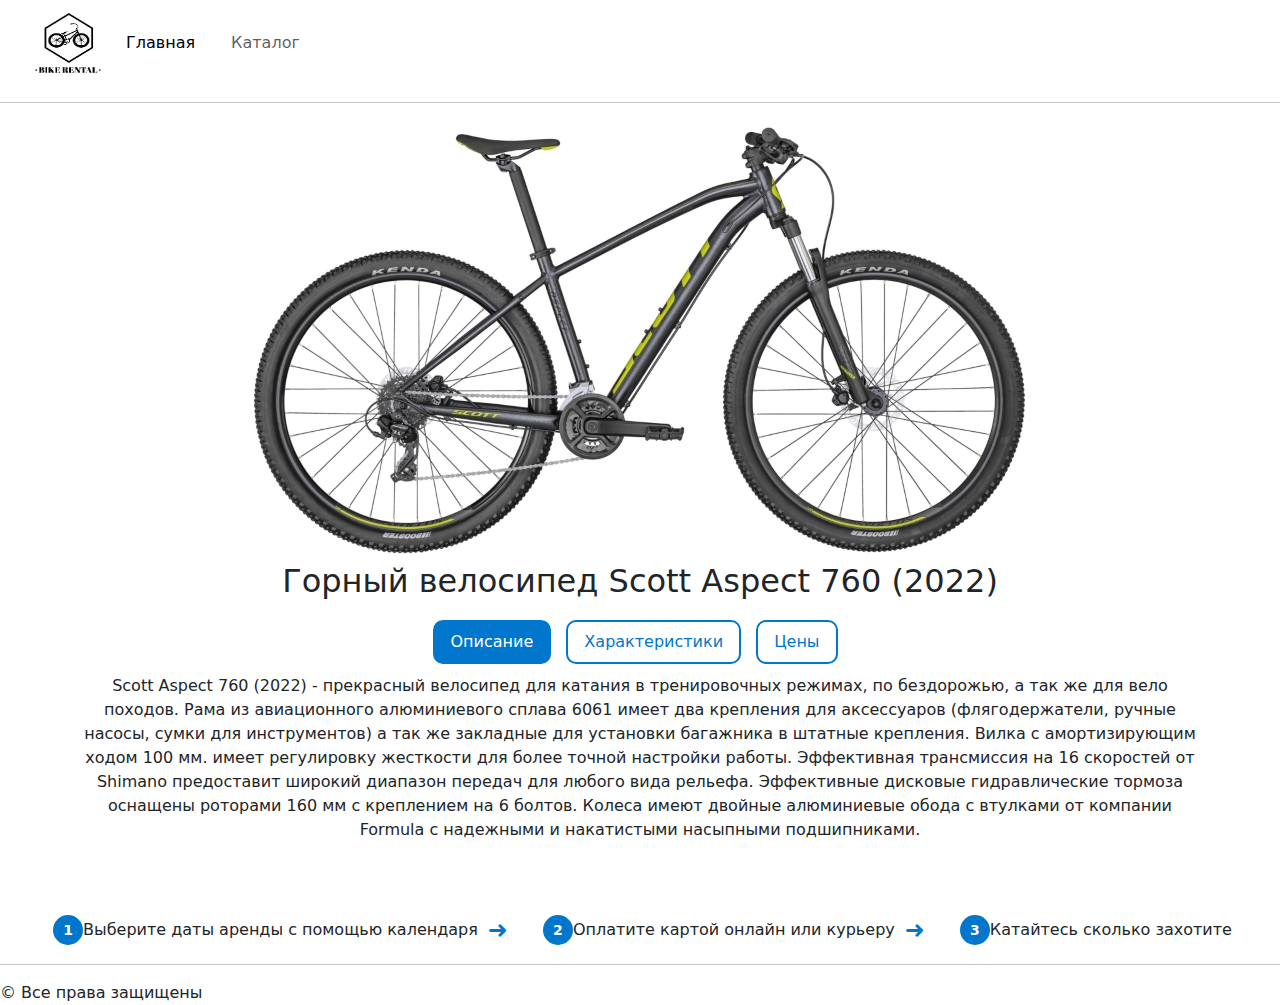
<file: item5/item5.html>
<!DOCTYPE html>
<html lang="en">
<head>
<meta charset="UTF-8">
<meta name="viewport" content="width=device-width, initial-scale=1.0">
<title>Товар5</title>
<link rel="stylesheet" href="style.css">
<link href="https://cdn.jsdelivr.net/npm/bootstrap@5.3.3/dist/css/bootstrap.min.css" rel="stylesheet" integrity="sha384-QWTKZyjpPEjISv5WaRU9OFeRpok6YctnYmDr5pNlyT2bRjXh0JMhjY6hW+ALEwIH" crossorigin="anonymous">
</head>
<body>
<header>
      <nav class="navbar navbar-expand-lg navbar-light bg-white">
        <div class="container-fluid">
          <a class="navbar-brand" href="index.html" id="logo"></a>
            <img src="logo.png" width="80" height="70">

          <button class="navbar-toggler" type="button" data-bs-toggle="collapse" data-bs-target="#navbarNav" aria-controls="navbarNav" aria-expanded="false" aria-label="Toggle navigation">
            <span class="navbar-toggler-icon"></span>
          </button>
          <div class="collapse navbar-collapse" id="navbarNav">
            <ul class="navbar-nav">
              <li class="nav-item">
                <a class="nav-link active" aria-current="page" href="../main/index.html">Главная</a>
              </li>
              <li class="nav-item">
                <a class="nav-link" href="../catalog/catalog.html">Каталог</a>
              </li>
            </ul>
          </div>
        </div>
      </nav>
    
    </header> 
<hr>

    
    
<div class="container">
    
    <div class="product-image">
        <img src="item5.jpg" alt="Product Image">
        <h2 class="product-title">Горный велосипед Scott Aspect 760 (2022)</h2>
  </div>
  <div class="buttons">
    <button id="description-btn" class="active">Описание</button>
    <button id="characteristics-btn">Характеристики</button>
    <button id="reviews-btn">Цены</button> 
  </div>
  <div class="content">
    <div id="description" class="tab-content active">
      <p>Scott Aspect 760 (2022) - прекрасный велосипед для катания в тренировочных режимах, по бездорожью, а так же для вело походов. Рама из авиационного алюминиевого сплава 6061 имеет два крепления для аксессуаров (флягодержатели, ручные насосы, сумки для инструментов) а так же закладные для установки багажника в штатные крепления. Вилка с амортизирующим ходом 100 мм. имеет регулировку жесткости для более точной настройки работы. Эффективная трансмиссия на 16 скоростей от Shimano предоставит широкий диапазон передач для любого вида рельефа. Эффективные дисковые гидравлические тормоза оснащены роторами 160 мм с креплением на 6 болтов. Колеса имеют двойные алюминиевые обода с втулками от компании Formula с надежными и накатистыми насыпными подшипниками.</p>
    </div>
    <div id="characteristics" class="tab-content">
      <p>
        <li>Алюминиевая рама 6061 с двумя креплениями под аксессуары и закладные для установки багажника. </li>
        <li>Пружинно-эластомерная амортизируемая вилка Suntour XCE28 ходом 100 мм. с регулировкой жесткости.</li>
        <li>Эффективная трансмиссия на 16 скорость и кассетой 11-34T.</li>
        <li>Втулки от компании Formula с алюминиевыми корпусами и высокими фланцами.</li>
        <li>Надежные компоненты из алюминиевого сплава, руль, вынос, подседельный штырь.</li>
        <li>Зацепистые покрышки 27.5 диаметра с универсальным протектором.</li>
        <li>Дисковые гидравлические тормоза от компании Tektro с роторами на 160 мм.</li>
        <li>Высококачественная сборка велосипеда с использованием исключительно проверенных компонентов.</li>
      </p>
    </div>
    <div id="reviews" class="tab-content">
      <p>
          <li> Час - 200 рублей.</li>
          <li>Весь день (с открытия до закрытия) - 800 руб.</li>
          <li>Одни сутки (24 часа) – 1100 рублей, далее + 550 рублей каждые сутки;</li></p>
    </div>
  </div>
</div>
<!-- стрелки -->
  <div class="navigation">
    <div class="nav-item">
      <div class="circle">1</div>
      <div class="text">Выберите даты аренды с помощью календаря</div>
      <div class="arrow">&#10140;</div>
    </div>
    <div class="nav-item">
      <div class="circle">2</div>
      <div class="text">Оплатите картой онлайн или курьеру</div>
      <div class="arrow">&#10140;</div>
    </div>
    <div class="nav-item">
      <div class="circle">3</div>
      <div class="text">Катайтесь сколько захотите</div>
    </div>
  </div>


<script>
document.addEventListener('DOMContentLoaded', function() {
  const descriptionBtn = document.getElementById('description-btn');
  const characteristicsBtn = document.getElementById('characteristics-btn');
  const reviewsBtn = document.getElementById('reviews-btn'); // Новая кнопка
  const descriptionTab = document.getElementById('description');
  const characteristicsTab = document.getElementById('characteristics');
  const reviewsTab = document.getElementById('reviews'); // Новый блок для отзывов

  descriptionBtn.addEventListener('click', function() {
    if (!descriptionBtn.classList.contains('active')) {
      descriptionBtn.classList.add('active');
      characteristicsBtn.classList.remove('active');
      reviewsBtn.classList.remove('active'); // Убираем активный класс с других кнопок
      descriptionTab.classList.add('active');
      characteristicsTab.classList.remove('active');
      reviewsTab.classList.remove('active'); // Скрываем другие блоки
    }
  });

  characteristicsBtn.addEventListener('click', function() {
    if (!characteristicsBtn.classList.contains('active')) {
      characteristicsBtn.classList.add('active');
      descriptionBtn.classList.remove('active');
      reviewsBtn.classList.remove('active'); // Убираем активный класс с других кнопок
      characteristicsTab.classList.add('active');
      descriptionTab.classList.remove('active');
      reviewsTab.classList.remove('active'); // Скрываем другие блоки
    }
  });

  reviewsBtn.addEventListener('click', function() {
    if (!reviewsBtn.classList.contains('active')) {
      reviewsBtn.classList.add('active');
      descriptionBtn.classList.remove('active');
      characteristicsBtn.classList.remove('active'); // Убираем активный класс с других кнопок
      reviewsTab.classList.add('active');
      descriptionTab.classList.remove('active');
      characteristicsTab.classList.remove('active'); // Скрываем другие блоки
    }
  });
});
</script>
    

    
<hr>
    <footer>
        &copy; Все права защищены
    </footer>
</body>
</html>
</file>
<file: main/style.css>
/
body {
    
    font-family: Arial, sans-serif;
}

a:hover {
    color: skyblue!important; /* изменение цвета текста при наведении */
    text-decoration: underline; /* добавление подчеркивания при наведении */
}

/* Стили для меню сайта */
a {
    color: #333; /* Цвет текста */
    font-size: 30px; /* Размер шрифта */
    text-decoration: none; /* Убираем подчеркивание */
}

.banner {
    display: black;
    width: 100%;
    height: auto;
}

.center-text {
    text-align: center;
    margin-top: 20px;
     font-size: 22px;
    font-weight: bold;
}


.container {
    width: 55%; /* Ширина контейнера */
    margin: 0 auto; /* Центрируем контейнер на странице */
    padding: 20px; /* Отступы внутри контейнера */
    
}

.grid-container {
    display: grid;
    grid-template-columns: repeat(4, 1fr); /* 4 колонки с равной шириной */
    grid-gap: 100px; /* Отступ между ячейками */
}

.grid-item {
    background-color: #3aa8ff;
    border-radius: 10px;
    padding: 10px;
    text-align: center;
    color: white;
    
}

.text {
    font-weight: bold;
}

.content img {
    width: 30%; /* Размер фотографии */
    height: 65px;
    filter: invert(0%);
    margin-top: 10px;
    height: auto;
    
}

.description {
    margin-top: 10px;
}

.hidden {
  display: none; /* Скрываем ответы по умолчанию */
  font-size: 16px; /* Устанавливаем размер текста ответа */
  font-weight: normal; /* Возвращаем обычный (нежирный) текст */
}

.faq {
  text-align: center; /* Выравниваем содержимое по центру */
}

.toggle-btn {
    margin-left: 10px; /* Отступ кнопки справа от вопроса */
    background-color: #3aa8ff;
    color: white;
    border: none;
    padding: 4px 12px;
    border-radius: 5px;
    cursor: pointer;
    
}

.question {
    display: flex;
    align-items: center;
    font-size: 18px; /* Устанавливаем размер текста вопроса */
    font-weight: bold; /* Делаем текст вопроса жирным */
    justify-content: center; /* Центрируем вопрос по горизонтали */  
}

.answer {
  left: 0; /* Выравниваем по левому краю контейнера вопроса */
  font-size: 14px; /* Устанавливаем размер текста ответа */
  font-weight: normal; /* Возвращаем обычный (нежирный) текст */
  
}

body {
    margin: 0;
    padding: 0;
}

.container2 {
    background-color: #3aa8ff; /* Голубая заливка */
    width: 100%;
    padding: 50px 0; /* Отступы сверху и снизу */
    box-sizing: border-box;
}

.reviews {
    display: flex;
    justify-content: space-around;
    flex-wrap: wrap;
    
}

.review-box {
    width: calc(25% - 40px); /* 25% ширины контейнера минус отступы между боксами */
    margin-bottom: 40px; /* Промежуток между боксами */
    background-color: white;
    border-radius: 10px;
    padding: 20px;
    box-sizing: border-box; /* Учитываем внешние отступы в расчетах ширины */
}

.review-box img {
    width: 100px; /* Ширина фото */
}

.client-info {
    margin-top: 10px;
}

.client-id {
    font-size: 14px; /* Размер номера клиента */
    color: gray;
}

.client-name {
    font-size: 18px; /* Размер имени клиента */
    font-weight: bold;
}

.review {
    margin-top: 10px;
    font-size: 16px; /* Размер текста отзыва */
}
</file>
<file: catalog/style.css>
/* Общие стили */
body {
    
    font-family: Arial, sans-serif;
}

a:hover {
    color: skyblue!important; /* изменение цвета текста при наведении */
    text-decoration: underline; /* добавление подчеркивания при наведении */
}

/* Стили для меню сайта */
a {
    color: #333; /* Цвет текста */
    font-size: 18px; /* Размер шрифта */
    text-decoration: none; /* Убираем подчеркивание */
}

#slider { /*положение слайдера*/
    position: relative;
	text-align: center;
    top: 10px;
}

#slider{ /*центровка слайдера*/
	margin: 0 auto;
}

#slides article{ /*все изображения справа друг от доруга*/
	width: 20%;
	float: left;
}

#slides .image{ /*устанавливает общий размер блока с изображениями*/
	width: 500%;
	line-height: 0;
}

#overflow{ /*сркывает все, что находится за пределами этого блока*/
	width: 100%;
	overflow: hidden;
}

article img{ /*размер изображений слайдера*/
	width: 100%;
}

#desktop:checked ~ #slider{ /*размер всего слайдера*/
	max-width: 960px; /*максимальнная длинна*/
}

/*настройка переключения и положения для левой стрелки*/
/*если свич1-5 активны, то идет обращение к лейблу из блока с id контролс*/
#switch1:checked ~ #controls label:nth-child(5), 
#switch2:checked ~ #controls label:nth-child(1),
#switch3:checked ~ #controls label:nth-child(2),
#switch4:checked ~ #controls label:nth-child(3),
#switch5:checked ~ #controls label:nth-child(4){
	background: url('prev.png') no-repeat; /*заливка фона картинкой без повторений*/
	float: left;
	margin: 0 0 0 -84px; /*сдвиг влево*/
	display: block;
	height: 68px;
	width: 68px;
}

/*настройка переключения и положения для правой стрелки*/
#switch1:checked ~ #controls label:nth-child(2), 
#switch2:checked ~ #controls label:nth-child(3),
#switch3:checked ~ #controls label:nth-child(4),
#switch4:checked ~ #controls label:nth-child(5),
#switch5:checked ~ #controls label:nth-child(1){
	background: url('next.png') no-repeat; /*заливка фона картинкой без повторений*/
	float: right;
	margin: 0 -84px 0 0; /*сдвиг вправо*/
	display: block;
	height: 68px;
	width: 68px;
}

label, a{ /*при наведении на стрелки или переключатели - курсор изменится*/
	cursor: pointer;
}

.all input{ /*скрывает стандартные инпуты (чекбоксы) на странице*/
	display: none;
}

/*позиция изображения при активации переключателя*/
#switch1:checked ~ #slides .image{
	margin-left: 0;
}

#switch2:checked ~ #slides .image{
	margin-left: -100%;
}

#switch3:checked ~ #slides .image{
	margin-left: -200%;
}

#switch4:checked ~ #slides .image{
	margin-left: -300%;
}

#switch5:checked ~ #slides .image{
	margin-left: -400%;
}

#controls{ /*положение блока всех управляющих элементов*/
	margin: -25% 0 0 0;
	width: 100%;
	height: 50px;
}

#active label{ /*стиль отдельного переключателя*/
	border-radius: 10px; /*скругление углов*/
	display: inline-block; /*расположение в строку*/
	width: 15px;
	height: 15px;
	background: #bbb;
}

#active{ /*расположение блока с переключателями*/
	margin: 23% 0 0;
	text-align: center;
}

#active label:hover{ /*поведение чекбокса при наведении*/
	background: #76c8ff;
	border-color: #777 !important; /*выполнение в любом случае*/
}

/*цвет активного лейбла при активации чекбокса*/
#switch1:checked ~ #active label:nth-child(1),
#switch2:checked ~ #active label:nth-child(2),
#switch3:checked ~ #active label:nth-child(3),
#switch4:checked ~ #active label:nth-child(4),
#switch5:checked ~ #active label:nth-child(5){
	background: #18a3dd;
	border-color: #18a3dd !important;
}

#slides .image{ /*анимация пролистывания изображений*/
	transition: all 800ms cubic-bezier(0.770, 0.000, 0.175, 1.000);
}

#controls label:hover{ /*прозрачность стрелок при наведении*/
	opacity: 0.6;
}

#controls label{ /*прозрачность стрелок при отводе курсора*/
	transition: opacity 0.2s ease-out;
}
.center-text {
    text-align: center;
    margin-top: 20px;
     font-size: 22px;
    font-weight: bold;
}
.banner {
    display: black;
    width: 100%;
    height: auto;
    margin-top: 20px; /* Отступ сверху */
}

.container2 {
    background-color: #3aa8ff; /* Голубая заливка */
    width: 100%;
    padding: 50px 0; /* Отступы сверху и снизу */
    box-sizing: border-box;
}

.reviews {
    display: flex;
    justify-content: space-around;
    flex-wrap: wrap;
    
}

.review-box {
    width: calc(25% - 40px); /* 25% ширины контейнера минус отступы между боксами */
    margin-bottom: 40px; /* Промежуток между боксами */
    background-color: white;
    border-radius: 10px;
    padding: 20px;
    box-sizing: border-box; /* Учитываем внешние отступы в расчетах ширины */
}

.client-info {
    margin-top: 10px;
}



.client-name {
    font-size: 18px; /* Размер имени клиента */
    font-weight: bold;
}

.review {
    margin-top: 10px;
    font-size: 16px; /* Размер текста отзыва */
}

.banner {
    display: black;
    width: 100%;
    height: auto;
}

.center-text {
    text-align: center;
    margin-top: 20px;
     font-size: 22px;
    font-weight: bold;
}


.container {
    width: 60%; /* Ширина контейнера */
    margin: 0 auto; /* Центрируем контейнер на странице */
    padding: 25px; /* Отступы внутри контейнера */
    
}



.grid-container {
    display: grid;
    grid-template-columns: repeat(4, 1fr); /* 4 колонки с равной шириной */
    grid-gap: 100px; /* Отступ между ячейками */
}

.grid-item {
    background-color: #3aa8ff;
    border-radius: 10px;
    padding: 10px;
    text-align: center;
    color: white;
    
}

.text {
    font-weight: bold;
}
.description {
    margin-top: 10px;
}
</file>
<file: item1/style.css>
/* Общие стили */
body {
    font-family: Arial, sans-serif;
}

a:hover {
    color: skyblue!important; /* изменение цвета текста при наведении */
    text-decoration: underline; /* добавление подчеркивания при наведении */
}

/* Стили для меню сайта */
a {
    color: #333; /* Цвет текста */
    font-size: 24px; /* Размер шрифта */
    text-decoration: none; /* Убираем подчеркивание */
}

.container {
  text-align: center;
}

.product-image {
  margin-bottom: 20px;
}

.buttons button {
  margin-right: 10px;
}

.tab-content {
  display: none;
  margin-top: 10px
}

.tab-content.active {
  display: block;
}

.buttons button {
  margin-right: 10px;
  border-radius: 10px; /* добавляем закругленные углы */
  border: 2px solid #0077cc; /* устанавливаем  границы кнопки и ее толщину */
  background-color: transparent; /* делаем фон кнопки прозрачным */
  color: #0077cc; /* устанавливаем цвет текста кнопки */
  padding: 8px 16px; /* добавляем отступы внутри кнопки */
  cursor: pointer;
  transition: background-color 0.3s ease; /* добавляем плавное изменение цвета при наведении */
}

.buttons button:hover {
  background-color: #f0f8ff; /* изменяем цвет фона кнопки при наведении */
}

.buttons button.active {
  background-color: #0077cc; /* изменяем цвет фона кнопки при активации */
  color: #fff; /* изменяем цвет текста кнопки при активации */
}



.navigation {
  display: flex;
  justify-content: center;
  margin-top: 70px;
}

.nav-item {
  display: flex;
  align-items: center;
  margin: 0 10px;
}

.circle {
  width: 30px;
  height: 30px;
  border-radius: 50%;
  background-color: #0077cc;
  color: white;
  font-size: 14px;
  font-weight: bold;
  display: flex;
  justify-content: center;
  align-items: center;
  margin-left: 15px;
  
}

.text {
  margin-right: 10px;
}

.arrow {
  font-size: 24px;
  color: #0077cc;
}
</file>
<file: item2/style.css>
/* Общие стили */
body {

    font-family: Arial, sans-serif;
}

a:hover {
    color: skyblue!important; /* изменение цвета текста при наведении */
    text-decoration: underline; /* добавление подчеркивания при наведении */
}

/* Стили для меню сайта */
a {
    color: #333; /* Цвет текста */
    font-size: 24px; /* Размер шрифта */
    text-decoration: none; /* Убираем подчеркивание */
}

.container {
  text-align: center;
}

.product-image {
  margin-bottom: 20px;
}

.buttons button {
  margin-right: 10px;
}

.tab-content {
  display: none;
  margin-top: 10px
}

.tab-content.active {
  display: block;
}

.buttons button {
  margin-right: 10px;
  border-radius: 10px; /* добавляем закругленные углы */
  border: 2px solid #0077cc; /* устанавливаем  границы кнопки и ее толщину */
  background-color: transparent; /* делаем фон кнопки прозрачным */
  color: #0077cc; /* устанавливаем цвет текста кнопки */
  padding: 8px 16px; /* добавляем отступы внутри кнопки */
  cursor: pointer;
  transition: background-color 0.3s ease; /* добавляем плавное изменение цвета при наведении */
}

.buttons button:hover {
  background-color: #f0f8ff; /* изменяем цвет фона кнопки при наведении */
}

.buttons button.active {
  background-color: #0077cc; /* изменяем цвет фона кнопки при активации */
  color: #fff; /* изменяем цвет текста кнопки при активации */
}



.navigation {
  display: flex;
  justify-content: center;
  margin-top: 70px;
}

.nav-item {
  display: flex;
  align-items: center;
  margin: 0 10px;
}

.circle {
  width: 30px;
  height: 30px;
  border-radius: 50%;
  background-color: #0077cc;
  color: white;
  font-size: 14px;
  font-weight: bold;
  display: flex;
  justify-content: center;
  align-items: center;
  margin-left: 15px;
  
}

.text {
  margin-right: 10px;
}

.arrow {
  font-size: 24px;
  color: #0077cc;
}
</file>
<file: item3/style.css>
/* Общие стили */
body {

    font-family: Arial, sans-serif;
}

a:hover {
    color: skyblue!important; /* изменение цвета текста при наведении */
    text-decoration: underline; /* добавление подчеркивания при наведении */
}

/* Стили для меню сайта */
a {
    color: #333; /* Цвет текста */
    font-size: 24px; /* Размер шрифта */
    text-decoration: none; /* Убираем подчеркивание */
}

.container {
  text-align: center;
}

.product-image {
  margin-bottom: 20px;
}

.buttons button {
  margin-right: 10px;
}

.tab-content {
  display: none;
  margin-top: 10px
}

.tab-content.active {
  display: block;
}

.buttons button {
  margin-right: 10px;
  border-radius: 10px; /* добавляем закругленные углы */
  border: 2px solid #0077cc; /* устанавливаем  границы кнопки и ее толщину */
  background-color: transparent; /* делаем фон кнопки прозрачным */
  color: #0077cc; /* устанавливаем цвет текста кнопки */
  padding: 8px 16px; /* добавляем отступы внутри кнопки */
  cursor: pointer;
  transition: background-color 0.3s ease; /* добавляем плавное изменение цвета при наведении */
}

.buttons button:hover {
  background-color: #f0f8ff; /* изменяем цвет фона кнопки при наведении */
}

.buttons button.active {
  background-color: #0077cc; /* изменяем цвет фона кнопки при активации */
  color: #fff; /* изменяем цвет текста кнопки при активации */
}



.navigation {
  display: flex;
  justify-content: center;
  margin-top: 70px;
}

.nav-item {
  display: flex;
  align-items: center;
  margin: 0 10px;
}

.circle {
  width: 30px;
  height: 30px;
  border-radius: 50%;
  background-color: #0077cc;
  color: white;
  font-size: 14px;
  font-weight: bold;
  display: flex;
  justify-content: center;
  align-items: center;
  margin-left: 15px;
  
}

.text {
  margin-right: 10px;
}

.arrow {
  font-size: 24px;
  color: #0077cc;
}
</file>
<file: item4/style.css>
/* Общие стили */
body {

    font-family: Arial, sans-serif;
}

a:hover {
    color: skyblue!important; /* изменение цвета текста при наведении */
    text-decoration: underline; /* добавление подчеркивания при наведении */
}

/* Стили для меню сайта */
a {
    color: #333; /* Цвет текста */
    font-size: 24px; /* Размер шрифта */
    text-decoration: none; /* Убираем подчеркивание */
}

.container {
  text-align: center;
}

.product-image {
  margin-bottom: 20px;
}

.buttons button {
  margin-right: 10px;
}

.tab-content {
  display: none;
  margin-top: 10px
}

.tab-content.active {
  display: block;
}

.buttons button {
  margin-right: 10px;
  border-radius: 10px; /* добавляем закругленные углы */
  border: 2px solid #0077cc; /* устанавливаем  границы кнопки и ее толщину */
  background-color: transparent; /* делаем фон кнопки прозрачным */
  color: #0077cc; /* устанавливаем цвет текста кнопки */
  padding: 8px 16px; /* добавляем отступы внутри кнопки */
  cursor: pointer;
  transition: background-color 0.3s ease; /* добавляем плавное изменение цвета при наведении */
}

.buttons button:hover {
  background-color: #f0f8ff; /* изменяем цвет фона кнопки при наведении */
}

.buttons button.active {
  background-color: #0077cc; /* изменяем цвет фона кнопки при активации */
  color: #fff; /* изменяем цвет текста кнопки при активации */
}



.navigation {
  display: flex;
  justify-content: center;
  margin-top: 70px;
}

.nav-item {
  display: flex;
  align-items: center;
  margin: 0 10px;
}

.circle {
  width: 30px;
  height: 30px;
  border-radius: 50%;
  background-color: #0077cc;
  color: white;
  font-size: 14px;
  font-weight: bold;
  display: flex;
  justify-content: center;
  align-items: center;
  margin-left: 15px;
  
}

.text {
  margin-right: 10px;
}

.arrow {
  font-size: 24px;
  color: #0077cc;
}
</file>
<file: item5/style.css>
//* Общие стили */
body {

    font-family: Arial, sans-serif;
}

a:hover {
    color: skyblue!important; /* изменение цвета текста при наведении */
    text-decoration: underline; /* добавление подчеркивания при наведении */
}

/* Стили для меню сайта */
a {
    color: #333; /* Цвет текста */
    font-size: 24px; /* Размер шрифта */
    text-decoration: none; /* Убираем подчеркивание */
}

.container {
  text-align: center;
}

.product-image {
  margin-bottom: 20px;
}

.buttons button {
  margin-right: 10px;
}

.tab-content {
  display: none;
  margin-top: 10px
}

.tab-content.active {
  display: block;
}

.buttons button {
  margin-right: 10px;
  border-radius: 10px; /* добавляем закругленные углы */
  border: 2px solid #0077cc; /* устанавливаем  границы кнопки и ее толщину */
  background-color: transparent; /* делаем фон кнопки прозрачным */
  color: #0077cc; /* устанавливаем цвет текста кнопки */
  padding: 8px 16px; /* добавляем отступы внутри кнопки */
  cursor: pointer;
  transition: background-color 0.3s ease; /* добавляем плавное изменение цвета при наведении */
}

.buttons button:hover {
  background-color: #f0f8ff; /* изменяем цвет фона кнопки при наведении */
}

.buttons button.active {
  background-color: #0077cc; /* изменяем цвет фона кнопки при активации */
  color: #fff; /* изменяем цвет текста кнопки при активации */
}



.navigation {
  display: flex;
  justify-content: center;
  margin-top: 70px;
}

.nav-item {
  display: flex;
  align-items: center;
  margin: 0 10px;
}

.circle {
  width: 30px;
  height: 30px;
  border-radius: 50%;
  background-color: #0077cc;
  color: white;
  font-size: 14px;
  font-weight: bold;
  display: flex;
  justify-content: center;
  align-items: center;
  margin-left: 15px;
  
}

.text {
  margin-right: 10px;
}

.arrow {
  font-size: 24px;
  color: #0077cc;
}
</file>
